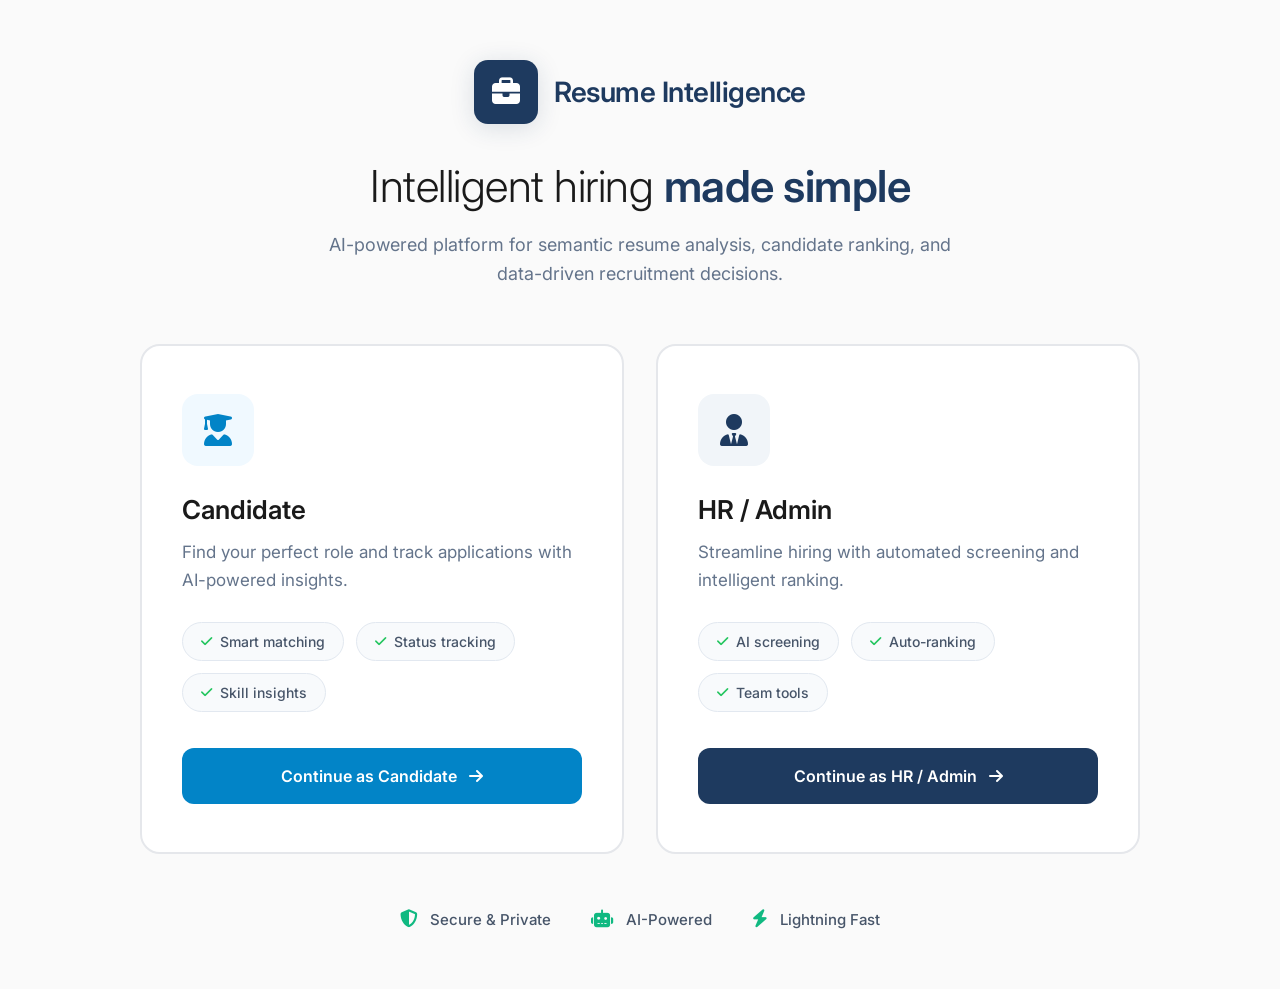
<file: templates/index.html>
<!DOCTYPE html>
<html lang="en">
<head>
    <meta charset="UTF-8">
    <title>Resume Intelligence System</title>
    <meta name="viewport" content="width=device-width, initial-scale=1.0">
    <link href="https://fonts.googleapis.com/css2?family=Inter:wght@300;400;500;600;700&display=swap" rel="stylesheet">
    <link rel="stylesheet" href="https://cdnjs.cloudflare.com/ajax/libs/font-awesome/6.4.0/css/all.min.css">
    
    <style>
        * {
            margin: 0;
            padding: 0;
            box-sizing: border-box;
        }

        body {
            font-family: 'Inter', -apple-system, BlinkMacSystemFont, sans-serif;
            min-height: 100vh;
            display: flex;
            align-items: center;
            justify-content: center;
            background: #fafafa;
            color: #1a1a1a;
            padding: 60px 24px;
        }

        .container {
            width: 100%;
            max-width: 1000px;
            text-align: center;
        }

        /* Header */
        .header {
            margin-bottom: 56px;
        }

        .brand {
            display: inline-flex;
            align-items: center;
            gap: 16px;
            margin-bottom: 36px;
        }

        .brand-logo {
            width: 64px;
            height: 64px;
            background: #1e3a5f;
            border-radius: 14px;
            display: flex;
            align-items: center;
            justify-content: center;
            color: white;
            font-size: 28px;
            box-shadow: 0 4px 24px rgba(30, 58, 95, 0.15);
        }

        .brand-title {
            font-size: 28px;
            font-weight: 600;
            color: #1e3a5f;
            letter-spacing: -0.5px;
        }

        .headline {
            font-size: 44px;
            font-weight: 300;
            line-height: 1.2;
            color: #1a1a1a;
            margin-bottom: 18px;
            letter-spacing: -0.5px;
        }

        .headline strong {
            font-weight: 600;
            color: #1e3a5f;
        }

        .tagline {
            font-size: 18px;
            line-height: 1.6;
            color: #64748b;
            max-width: 640px;
            margin: 0 auto;
        }

        /* Cards Grid */
        .cards-grid {
            display: grid;
            grid-template-columns: repeat(2, 1fr);
            gap: 32px;
            margin-bottom: 56px;
        }

        .role-card {
            background: white;
            border: 2px solid #e5e7eb;
            border-radius: 20px;
            padding: 48px 40px;
            text-align: left;
            transition: all 0.25s ease;
            text-decoration: none;
            display: block;
        }

        .role-card:hover {
            transform: translateY(-4px);
        }

        .role-card.candidate:hover {
            border-color: #0ea5e9;
            box-shadow: 0 16px 48px rgba(14, 165, 233, 0.15);
        }

        .role-card.admin:hover {
            border-color: #1e3a5f;
            box-shadow: 0 16px 48px rgba(30, 58, 95, 0.15);
        }

        .role-icon {
            width: 72px;
            height: 72px;
            border-radius: 16px;
            display: flex;
            align-items: center;
            justify-content: center;
            font-size: 32px;
            margin-bottom: 28px;
        }

        .candidate .role-icon {
            background: #f0f9ff;
            color: #0284c7;
        }

        .admin .role-icon {
            background: #f1f5f9;
            color: #1e3a5f;
        }

        .role-card h2 {
            font-size: 26px;
            font-weight: 600;
            color: #1a1a1a;
            margin-bottom: 14px;
        }

        .role-card p {
            font-size: 17px;
            color: #64748b;
            line-height: 1.6;
            margin-bottom: 28px;
        }

        .features {
            display: flex;
            flex-wrap: wrap;
            gap: 12px;
            margin-bottom: 36px;
        }

        .feature-tag {
            display: inline-flex;
            align-items: center;
            gap: 8px;
            padding: 10px 18px;
            background: #f8fafc;
            border-radius: 24px;
            font-size: 14px;
            color: #475569;
            font-weight: 500;
            border: 1px solid #e2e8f0;
        }

        .feature-tag i {
            font-size: 13px;
            color: #22c55e;
        }

        .btn-role {
            display: inline-flex;
            align-items: center;
            justify-content: center;
            gap: 12px;
            width: 100%;
            padding: 18px;
            border-radius: 12px;
            font-size: 16px;
            font-weight: 600;
            text-decoration: none;
            transition: all 0.2s ease;
        }

        .btn-candidate {
            background: #0284c7;
            color: white;
        }

        .btn-candidate:hover {
            background: #0369a1;
            box-shadow: 0 10px 28px rgba(2, 132, 199, 0.3);
        }

        .btn-admin {
            background: #1e3a5f;
            color: white;
        }

        .btn-admin:hover {
            background: #152a45;
            box-shadow: 0 10px 28px rgba(30, 58, 95, 0.3);
        }

        /* Trust Badges */
        .trust-badges {
            display: flex;
            justify-content: center;
            gap: 40px;
            flex-wrap: wrap;
        }

        .trust-item {
            display: flex;
            align-items: center;
            gap: 12px;
            font-size: 15px;
            color: #475569;
            font-weight: 500;
        }

        .trust-item i {
            color: #10b981;
            font-size: 18px;
        }

        /* Responsive */
        @media (max-width: 768px) {
            body {
                padding: 40px 20px;
            }

            .cards-grid {
                grid-template-columns: 1fr;
                gap: 24px;
            }

            .headline {
                font-size: 34px;
            }

            .role-card {
                padding: 36px 28px;
            }

            .role-icon {
                width: 60px;
                height: 60px;
                font-size: 26px;
            }

            .role-card h2 {
                font-size: 24px;
            }

            .trust-badges {
                gap: 24px;
            }
        }
    </style>
</head>
<body>

    <div class="container">

        <!-- Header -->
        <div class="header">
            <div class="brand">
                <div class="brand-logo">
                    <i class="fas fa-briefcase"></i>
                </div>
                <div class="brand-title">Resume Intelligence</div>
            </div>
            
            <h1 class="headline">
                Intelligent hiring <strong>made simple</strong>
            </h1>
            
            <p class="tagline">
                AI-powered platform for semantic resume analysis, candidate ranking, 
                and data-driven recruitment decisions.
            </p>
        </div>

        <!-- Cards -->
        <div class="cards-grid">
            
            <!-- Candidate Card -->
            <a href="/candidate-login" class="role-card candidate">
                <div class="role-icon">
                    <i class="fas fa-user-graduate"></i>
                </div>
                <h2>Candidate</h2>
                <p>Find your perfect role and track applications with AI-powered insights.</p>
                
                <div class="features">
                    <span class="feature-tag"><i class="fas fa-check"></i> Smart matching</span>
                    <span class="feature-tag"><i class="fas fa-check"></i> Status tracking</span>
                    <span class="feature-tag"><i class="fas fa-check"></i> Skill insights</span>
                </div>

                <div class="btn-role btn-candidate">
                    Continue as Candidate
                    <i class="fas fa-arrow-right"></i>
                </div>
            </a>

            <!-- Admin Card -->
            <a href="/admin-login" class="role-card admin">
                <div class="role-icon">
                    <i class="fas fa-user-tie"></i>
                </div>
                <h2>HR / Admin</h2>
                <p>Streamline hiring with automated screening and intelligent ranking.</p>
                
                <div class="features">
                    <span class="feature-tag"><i class="fas fa-check"></i> AI screening</span>
                    <span class="feature-tag"><i class="fas fa-check"></i> Auto-ranking</span>
                    <span class="feature-tag"><i class="fas fa-check"></i> Team tools</span>
                </div>

                <div class="btn-role btn-admin">
                    Continue as HR / Admin
                    <i class="fas fa-arrow-right"></i>
                </div>
            </a>

        </div>

        <!-- Trust Badges -->
        <div class="trust-badges">
            <div class="trust-item">
                <i class="fas fa-shield-alt"></i>
                <span>Secure & Private</span>
            </div>
            <div class="trust-item">
                <i class="fas fa-robot"></i>
                <span>AI-Powered</span>
            </div>
            <div class="trust-item">
                <i class="fas fa-bolt"></i>
                <span>Lightning Fast</span>
            </div>
        </div>

    </div>

</body>
</html>
</file>
